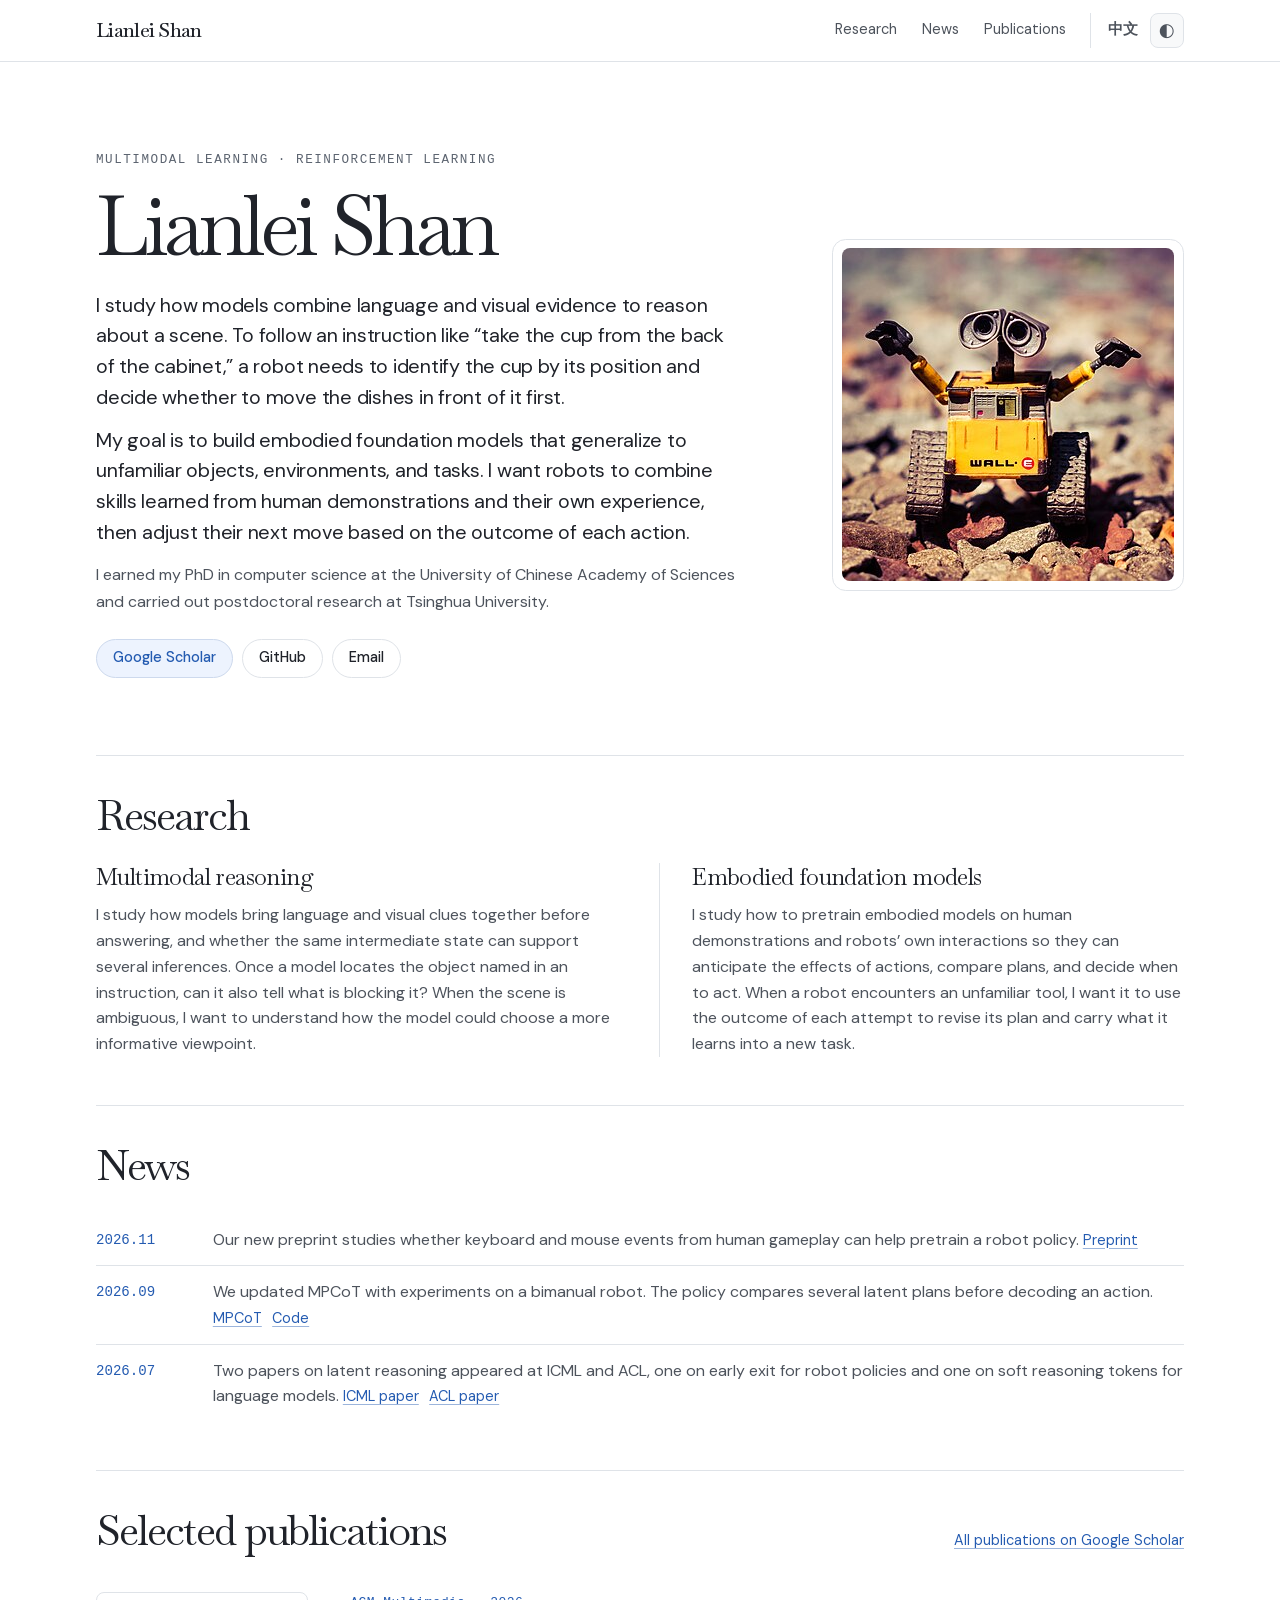
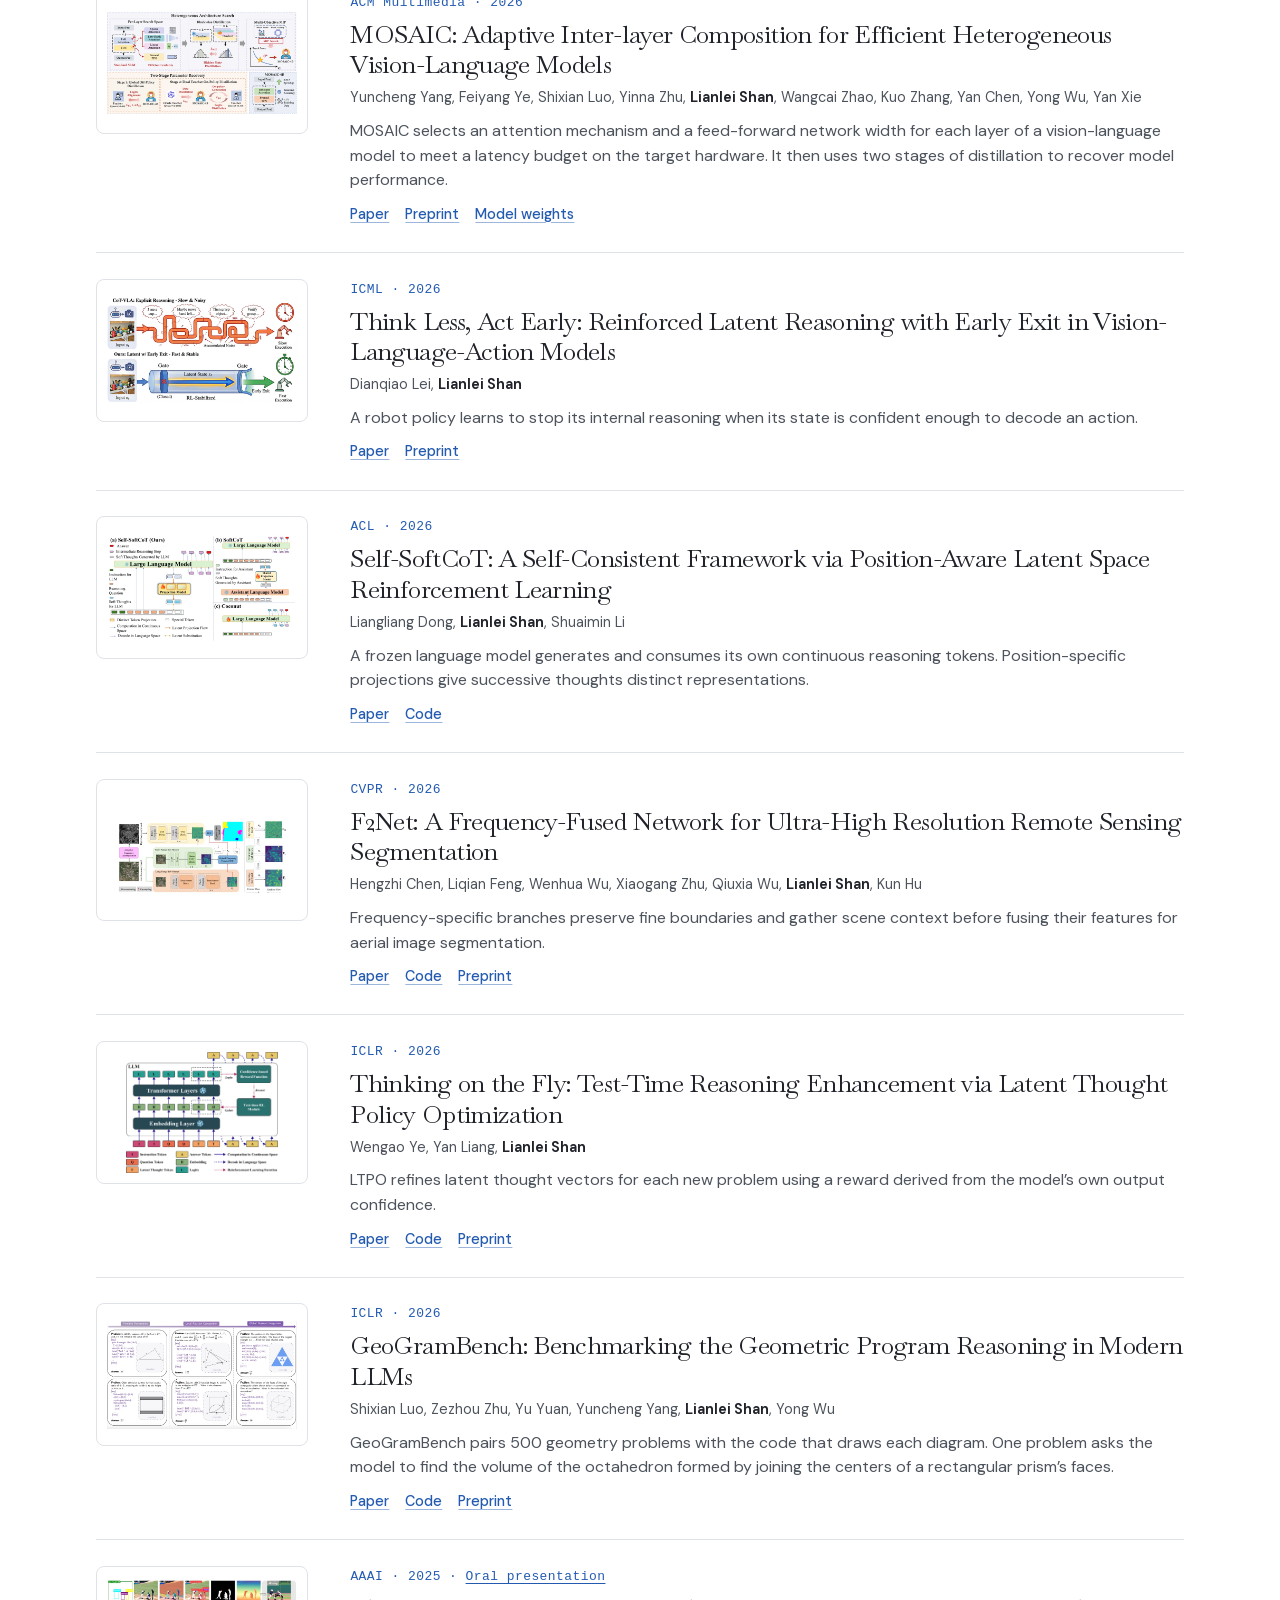
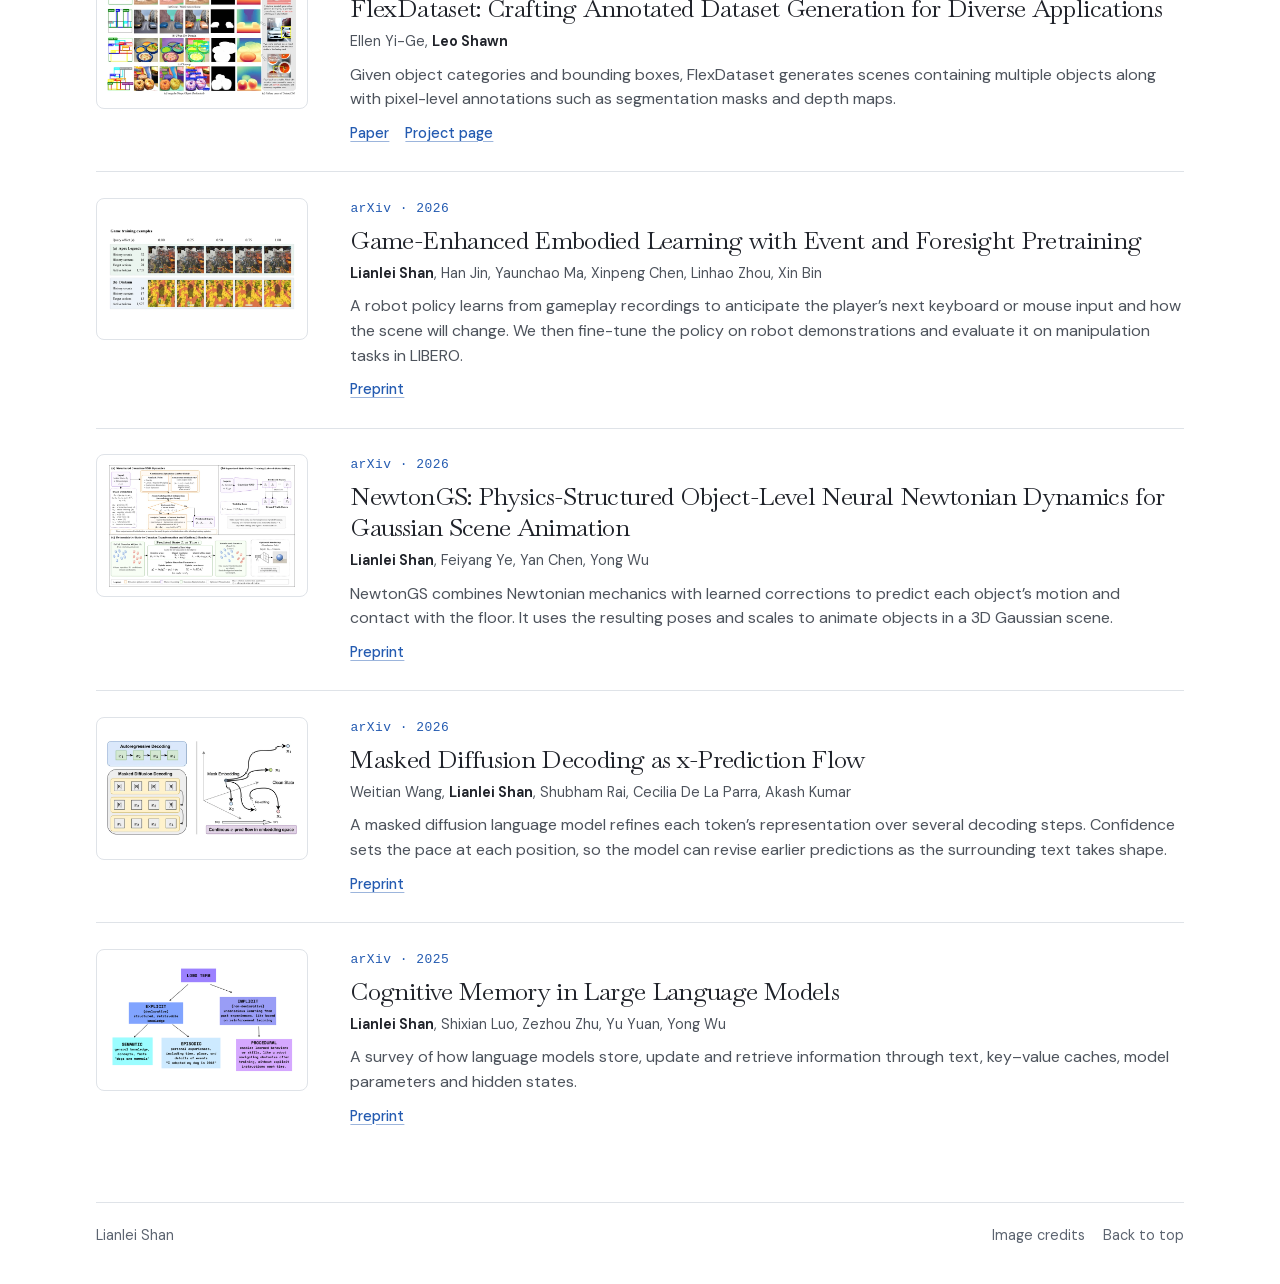
<file: docs/index.html>
<!doctype html>
<html lang="en">
<head>
  <meta charset="utf-8">
  <meta name="viewport" content="width=device-width, initial-scale=1">
  <meta name="color-scheme" content="light dark">
  <title>Lianlei Shan | Research</title>
  <meta name="description" content="Lianlei Shan’s research on multimodal reasoning and embodied foundation models, with news and selected publications.">
  <link rel="canonical" href="https://scout-ucas.github.io/">
  <link rel="alternate" hreflang="en" href="https://scout-ucas.github.io/">
  <link rel="alternate" hreflang="zh-CN" href="https://scout-ucas.github.io/zh/">
  <link rel="alternate" hreflang="x-default" href="https://scout-ucas.github.io/">
  <meta property="og:type" content="profile">
  <meta property="og:title" content="Lianlei Shan | Research">
  <meta property="og:description" content="Lianlei Shan’s research on multimodal reasoning and embodied foundation models, with news and selected publications.">
  <meta property="og:image" content="https://scout-ucas.github.io/assets/wall-e.jpg">
  <meta property="og:image:width" content="1920">
  <meta property="og:image:height" content="1280">
  <meta property="og:image:alt" content="WALL·E standing on rocks with both arms raised">
  <meta property="og:url" content="https://scout-ucas.github.io/">
  <link rel="icon" type="image/x-icon" sizes="16x16 32x32 48x48" href="favicon.ico?v=wall-e">
  <script src="theme.js"></script>
  <link rel="stylesheet" href="styles.css?v=f617a5264b93">
</head>
<body id="top">
  <a class="skip" href="#main">Skip to content</a>
  <header class="masthead">
    <div class="shell masthead-inner">
      <a class="wordmark" href="#top">Lianlei Shan</a>
      <nav aria-label="Main navigation"><a href="#research">Research</a><a href="#news">News</a><a href="#publications">Publications</a></nav>
      <div class="settings">
        <a class="language" href="zh/" lang="zh-CN" hreflang="zh-CN">中文</a>
        <button class="theme" type="button" hidden aria-label="Switch to dark theme" data-dark="Switch to dark theme" data-light="Switch to light theme">
          <span aria-hidden="true" class="theme-symbol">◐</span>
        </button>
      </div>
    </div>
  </header>
  <main id="main" class="shell">
    <section class="hero" aria-labelledby="profile-name">
      <div class="hero-copy">
        <header class="profile-heading">
          <p class="focus">Multimodal learning · Reinforcement learning</p>
          <h1 id="profile-name">Lianlei Shan</h1>
        </header>
        <p class="lead">I study how models combine language and visual evidence to reason about a scene. To follow an instruction like “take the cup from the back of the cabinet,” a robot needs to identify the cup by its position and decide whether to move the dishes in front of it first.</p>
        <p class="lead">My goal is to build embodied foundation models that generalize to unfamiliar objects, environments, and tasks. I want robots to combine skills learned from human demonstrations and their own experience, then adjust their next move based on the outcome of each action.</p>
        <p class="bio">I earned my PhD in computer science at the University of Chinese Academy of Sciences and carried out postdoctoral research at Tsinghua University.</p>
        <div class="profile-links">
          <a class="pill pill-primary" href="https://scholar.google.com/citations?user=V5YWfWgAAAAJ&amp;hl=en">Google Scholar</a>
          <a class="pill" href="https://github.com/Scout-UCAS">GitHub</a>
          <a class="pill" href="mailto:shanlianlei18@mails.ucas.edu.cn">Email</a>
        </div>
      </div>
      <a class="portrait-wrap" href="assets/wall-e.jpg" aria-label="Open the high-resolution WALL·E photograph">
        <img class="portrait" src="assets/wall-e.jpg"
             srcset="assets/profile.jpg?v=wall-e 500w, assets/wall-e.jpg 1920w"
             sizes="(max-width: 39rem) clamp(6.25rem, 30vw, 7rem), (max-width: 48rem) 13.5rem, clamp(17.75rem, 30vw, 22rem)"
             alt="WALL·E standing on rocks with both arms raised" width="352" height="352" fetchpriority="high">
      </a>
    </section>
    <section class="section" id="research" aria-labelledby="research-title">
      <header id="projects">
        <h2 id="research-title"><span id="projects-title">Research</span></h2>
      </header>
      <div class="research-grid">
      <article id="multimodal-reasoning" aria-labelledby="multimodal-reasoning-title">
        <h3 id="multimodal-reasoning-title">Multimodal reasoning</h3>
        <p>I study how models bring language and visual clues together before answering, and whether the same intermediate state can support several inferences. Once a model locates the object named in an instruction, can it also tell what is blocking it? When the scene is ambiguous, I want to understand how the model could choose a more informative viewpoint.</p>
      </article>
      <article id="embodied-pretraining" aria-labelledby="frontier-research">
        <h3 id="frontier-research">Embodied foundation models</h3>
        <p>I study how to pretrain embodied models on human demonstrations and robots’ own interactions so they can anticipate the effects of actions, compare plans, and decide when to act. When a robot encounters an unfamiliar tool, I want it to use the outcome of each attempt to revise its plan and carry what it learns into a new task.</p>
      </article></div>
    </section>
    <section class="section" id="news" aria-labelledby="news-title">
      <h2 id="news-title">News</h2>
      <ul class="news-list">
      <li><time datetime="2026-11">2026.11</time>
        <div>Our new preprint studies whether keyboard and mouse events from human gameplay can help pretrain a robot policy. <span class="news-links"><a href="https://arxiv.org/abs/2611.13819">Preprint</a></span></div></li>
      <li><time datetime="2026-09">2026.09</time>
        <div>We updated MPCoT with experiments on a bimanual robot. The policy compares several latent plans before decoding an action. <span class="news-links"><a href="https://arxiv.org/abs/2606.06245">MPCoT</a> <a href="https://github.com/Scout-UCAS/MPCoT">Code</a></span></div></li>
      <li><time datetime="2026-07">2026.07</time>
        <div>Two papers on latent reasoning appeared at ICML and ACL, one on early exit for robot policies and one on soft reasoning tokens for language models. <span class="news-links"><a href="https://proceedings.mlr.press/v306/lei26e.html">ICML paper</a> <a href="https://aclanthology.org/2026.acl-long.1496/">ACL paper</a></span></div></li></ul>
    </section>
    <section class="section" id="publications" aria-labelledby="papers-title">
      <div class="section-header">
        <h2 id="papers-title">Selected publications</h2>
        <a class="text-link" href="https://scholar.google.com/citations?user=V5YWfWgAAAAJ&amp;hl=en">All publications on Google Scholar</a>
      </div>
      <div class="papers">
      <article class="paper" id="mosaic">
        <a class="paper-figure" href="assets/papers/mosaic.webp" aria-label="View figure for MOSAIC: Adaptive Inter-layer Composition for Efficient Heterogeneous Vision-Language Models"><img src="assets/papers/mosaic.webp" alt="" loading="lazy"></a>
        <div class="paper-copy">
          <p class="venue">ACM Multimedia · 2026</p>
          <h3 lang="en"><a href="https://doi.org/10.1145/3767308.3835387">MOSAIC: Adaptive Inter-layer Composition for Efficient Heterogeneous Vision-Language Models</a></h3>
          <p class="authors" lang="en">Yuncheng Yang, Feiyang Ye, Shixian Luo, Yinna Zhu, <strong>Lianlei Shan</strong>, Wangcai Zhao, Kuo Zhang, Yan Chen, Yong Wu, Yan Xie</p>
          <p class="paper-summary">MOSAIC selects an attention mechanism and a feed-forward network width for each layer of a vision-language model to meet a latency budget on the target hardware. It then uses two stages of distillation to recover model performance.</p>
          <div class="resource-links"><a href="https://doi.org/10.1145/3767308.3835387">Paper</a><a href="https://arxiv.org/abs/2607.09029">Preprint</a><a href="https://huggingface.co/LiAuto-DSR/MOSAIC-4B">Model weights</a></div>
        </div>
      </article>
      <article class="paper" id="ava-vla">
        <a class="paper-figure" href="assets/papers/ava-vla.webp" aria-label="View figure for Think Less, Act Early: Reinforced Latent Reasoning with Early Exit in Vision-Language-Action Models"><img src="assets/papers/ava-vla.webp" alt="" loading="lazy"></a>
        <div class="paper-copy">
          <p class="venue">ICML · 2026</p>
          <h3 lang="en"><a href="https://proceedings.mlr.press/v306/lei26e.html">Think Less, Act Early: Reinforced Latent Reasoning with Early Exit in Vision-Language-Action Models</a></h3>
          <p class="authors" lang="en">Dianqiao Lei, <strong>Lianlei Shan</strong></p>
          <p class="paper-summary">A robot policy learns to stop its internal reasoning when its state is confident enough to decode an action.</p>
          <div class="resource-links"><a href="https://proceedings.mlr.press/v306/lei26e.html">Paper</a><a href="https://arxiv.org/abs/2606.15099">Preprint</a></div>
        </div>
      </article>
      <article class="paper" id="self-softcot">
        <a class="paper-figure" href="assets/papers/self-softcot.webp" aria-label="View figure for Self-SoftCoT: A Self-Consistent Framework via Position-Aware Latent Space Reinforcement Learning"><img src="assets/papers/self-softcot.webp" alt="" loading="lazy"></a>
        <div class="paper-copy">
          <p class="venue">ACL · 2026</p>
          <h3 lang="en"><a href="https://aclanthology.org/2026.acl-long.1496/">Self-SoftCoT: A Self-Consistent Framework via Position-Aware Latent Space Reinforcement Learning</a></h3>
          <p class="authors" lang="en">Liangliang Dong, <strong>Lianlei Shan</strong>, Shuaimin Li</p>
          <p class="paper-summary">A frozen language model generates and consumes its own continuous reasoning tokens. Position-specific projections give successive thoughts distinct representations.</p>
          <div class="resource-links"><a href="https://aclanthology.org/2026.acl-long.1496/">Paper</a><a href="https://github.com/haha34342/Self-SoftCoT-Code">Code</a></div>
        </div>
      </article>
      <article class="paper" id="f2net">
        <a class="paper-figure" href="assets/papers/f2net.webp" aria-label="View figure for F2Net: A Frequency-Fused Network for Ultra-High Resolution Remote Sensing Segmentation"><img src="assets/papers/f2net.webp" alt="" loading="lazy"></a>
        <div class="paper-copy">
          <p class="venue">CVPR · 2026</p>
          <h3 lang="en"><a href="https://openaccess.thecvf.com/content/CVPR2026/html/Chen_F2Net_A_Frequency-Fused_Network_for_Ultra-High_Resolution_Remote_Sensing_Segmentation_CVPR_2026_paper.html">F2Net: A Frequency-Fused Network for Ultra-High Resolution Remote Sensing Segmentation</a></h3>
          <p class="authors" lang="en">Hengzhi Chen, Liqian Feng, Wenhua Wu, Xiaogang Zhu, Qiuxia Wu, <strong>Lianlei Shan</strong>, Kun Hu</p>
          <p class="paper-summary">Frequency-specific branches preserve fine boundaries and gather scene context before fusing their features for aerial image segmentation.</p>
          <div class="resource-links"><a href="https://openaccess.thecvf.com/content/CVPR2026/html/Chen_F2Net_A_Frequency-Fused_Network_for_Ultra-High_Resolution_Remote_Sensing_Segmentation_CVPR_2026_paper.html">Paper</a><a href="https://github.com/easm002/F2Net">Code</a><a href="https://arxiv.org/abs/2506.07847">Preprint</a></div>
        </div>
      </article>
      <article class="paper" id="ltpo">
        <a class="paper-figure" href="assets/papers/ltpo.webp" aria-label="View figure for Thinking on the Fly: Test-Time Reasoning Enhancement via Latent Thought Policy Optimization"><img src="assets/papers/ltpo.webp" alt="" loading="lazy"></a>
        <div class="paper-copy">
          <p class="venue">ICLR · 2026</p>
          <h3 lang="en"><a href="https://openreview.net/forum?id=r1WEQzkCQv">Thinking on the Fly: Test-Time Reasoning Enhancement via Latent Thought Policy Optimization</a></h3>
          <p class="authors" lang="en">Wengao Ye, Yan Liang, <strong>Lianlei Shan</strong></p>
          <p class="paper-summary">LTPO refines latent thought vectors for each new problem using a reward derived from the model’s own output confidence.</p>
          <div class="resource-links"><a href="https://openreview.net/forum?id=r1WEQzkCQv">Paper</a><a href="https://github.com/ltpo2025/LTPO">Code</a><a href="https://arxiv.org/abs/2510.04182">Preprint</a></div>
        </div>
      </article>
      <article class="paper" id="geogrambench">
        <a class="paper-figure" href="assets/papers/geogrambench.webp" aria-label="View figure for GeoGramBench: Benchmarking the Geometric Program Reasoning in Modern LLMs"><img src="assets/papers/geogrambench.webp" alt="" loading="lazy"></a>
        <div class="paper-copy">
          <p class="venue">ICLR · 2026</p>
          <h3 lang="en"><a href="https://proceedings.iclr.cc/paper_files/paper/2026/hash/f030c22135eb94ede7043a39878e1842-Abstract-Conference.html">GeoGramBench: Benchmarking the Geometric Program Reasoning in Modern LLMs</a></h3>
          <p class="authors" lang="en">Shixian Luo, Zezhou Zhu, Yu Yuan, Yuncheng Yang, <strong>Lianlei Shan</strong>, Yong Wu</p>
          <p class="paper-summary">GeoGramBench pairs 500 geometry problems with the code that draws each diagram. One problem asks the model to find the volume of the octahedron formed by joining the centers of a rectangular prism’s faces.</p>
          <div class="resource-links"><a href="https://proceedings.iclr.cc/paper_files/paper/2026/hash/f030c22135eb94ede7043a39878e1842-Abstract-Conference.html">Paper</a><a href="https://github.com/LiAuto-DSR/GeoGramBench">Code</a><a href="https://arxiv.org/abs/2505.17653">Preprint</a></div>
        </div>
      </article>
      <article class="paper" id="flexdataset">
        <a class="paper-figure" href="assets/papers/flexdataset.webp" aria-label="View figure for FlexDataset: Crafting Annotated Dataset Generation for Diverse Applications"><img src="assets/papers/flexdataset.webp" alt="" loading="lazy"></a>
        <div class="paper-copy">
          <p class="venue">AAAI · 2025 · <a href="https://aaai.org/wp-content/uploads/2025/02/AAAI-25-Main-Track-Oral-Talks-Schedule-2.22.pdf#page=13">Oral presentation</a></p>
          <h3 lang="en"><a href="https://doi.org/10.1609/aaai.v39i9.33027">FlexDataset: Crafting Annotated Dataset Generation for Diverse Applications</a></h3>
          <p class="authors" lang="en">Ellen Yi-Ge, <strong>Leo Shawn</strong></p>
          <p class="paper-summary">Given object categories and bounding boxes, FlexDataset generates scenes containing multiple objects along with pixel-level annotations such as segmentation masks and depth maps.</p>
          <div class="resource-links"><a href="https://doi.org/10.1609/aaai.v39i9.33027">Paper</a><a href="https://www.ellenyige.com/FlexDataset/">Project page</a></div>
        </div>
      </article>
      <article class="paper" id="game-pretraining">
        <a class="paper-figure" href="assets/papers/game-pretraining.webp" aria-label="View figure for Game-Enhanced Embodied Learning with Event and Foresight Pretraining"><img src="assets/papers/game-pretraining.webp" alt="" loading="lazy"></a>
        <div class="paper-copy">
          <p class="venue">arXiv · 2026</p>
          <h3 lang="en"><a href="https://arxiv.org/abs/2611.13819">Game-Enhanced Embodied Learning with Event and Foresight Pretraining</a></h3>
          <p class="authors" lang="en"><strong>Lianlei Shan</strong>, Han Jin, Yaunchao Ma, Xinpeng Chen, Linhao Zhou, Xin Bin</p>
          <p class="paper-summary">A robot policy learns from gameplay recordings to anticipate the player’s next keyboard or mouse input and how the scene will change. We then fine-tune the policy on robot demonstrations and evaluate it on manipulation tasks in LIBERO.</p>
          <div class="resource-links"><a href="https://arxiv.org/abs/2611.13819">Preprint</a></div>
        </div>
      </article>
      <article class="paper" id="newtongs">
        <a class="paper-figure" href="assets/papers/newtongs.webp" aria-label="View figure for NewtonGS: Physics-Structured Object-Level Neural Newtonian Dynamics for Gaussian Scene Animation"><img src="assets/papers/newtongs.webp" alt="" loading="lazy"></a>
        <div class="paper-copy">
          <p class="venue">arXiv · 2026</p>
          <h3 lang="en"><a href="https://arxiv.org/abs/2608.07598">NewtonGS: Physics-Structured Object-Level Neural Newtonian Dynamics for Gaussian Scene Animation</a></h3>
          <p class="authors" lang="en"><strong>Lianlei Shan</strong>, Feiyang Ye, Yan Chen, Yong Wu</p>
          <p class="paper-summary">NewtonGS combines Newtonian mechanics with learned corrections to predict each object’s motion and contact with the floor. It uses the resulting poses and scales to animate objects in a 3D Gaussian scene.</p>
          <div class="resource-links"><a href="https://arxiv.org/abs/2608.07598">Preprint</a></div>
        </div>
      </article>
      <article class="paper" id="masked-diffusion">
        <a class="paper-figure" href="assets/papers/masked-diffusion.webp" aria-label="View figure for Masked Diffusion Decoding as x-Prediction Flow"><img src="assets/papers/masked-diffusion.webp" alt="" loading="lazy"></a>
        <div class="paper-copy">
          <p class="venue">arXiv · 2026</p>
          <h3 lang="en"><a href="https://arxiv.org/abs/2606.29066v1">Masked Diffusion Decoding as x-Prediction Flow</a></h3>
          <p class="authors" lang="en">Weitian Wang, <strong>Lianlei Shan</strong>, Shubham Rai, Cecilia De La Parra, Akash Kumar</p>
          <p class="paper-summary">A masked diffusion language model refines each token’s representation over several decoding steps. Confidence sets the pace at each position, so the model can revise earlier predictions as the surrounding text takes shape.</p>
          <div class="resource-links"><a href="https://arxiv.org/abs/2606.29066v1">Preprint</a></div>
        </div>
      </article>
      <article class="paper" id="memory">
        <a class="paper-figure" href="assets/papers/memory.webp" aria-label="View figure for Cognitive Memory in Large Language Models"><img src="assets/papers/memory.webp" alt="" loading="lazy"></a>
        <div class="paper-copy">
          <p class="venue">arXiv · 2025</p>
          <h3 lang="en"><a href="https://arxiv.org/abs/2504.02441">Cognitive Memory in Large Language Models</a></h3>
          <p class="authors" lang="en"><strong>Lianlei Shan</strong>, Shixian Luo, Zezhou Zhu, Yu Yuan, Yong Wu</p>
          <p class="paper-summary">A survey of how language models store, update and retrieve information through text, key–value caches, model parameters and hidden states.</p>
          <div class="resource-links"><a href="https://arxiv.org/abs/2504.02441">Preprint</a></div>
        </div>
      </article></div>
    </section>
  </main>
  <footer class="shell footer">
    <span>Lianlei Shan</span>
    <div><a href="https://github.com/Scout-UCAS/scout-ucas.github.io/blob/main/docs/assets/papers/FIGURES.md">Image credits</a><a href="#top">Back to top</a></div>
  </footer>
</body>
</html>
</file>
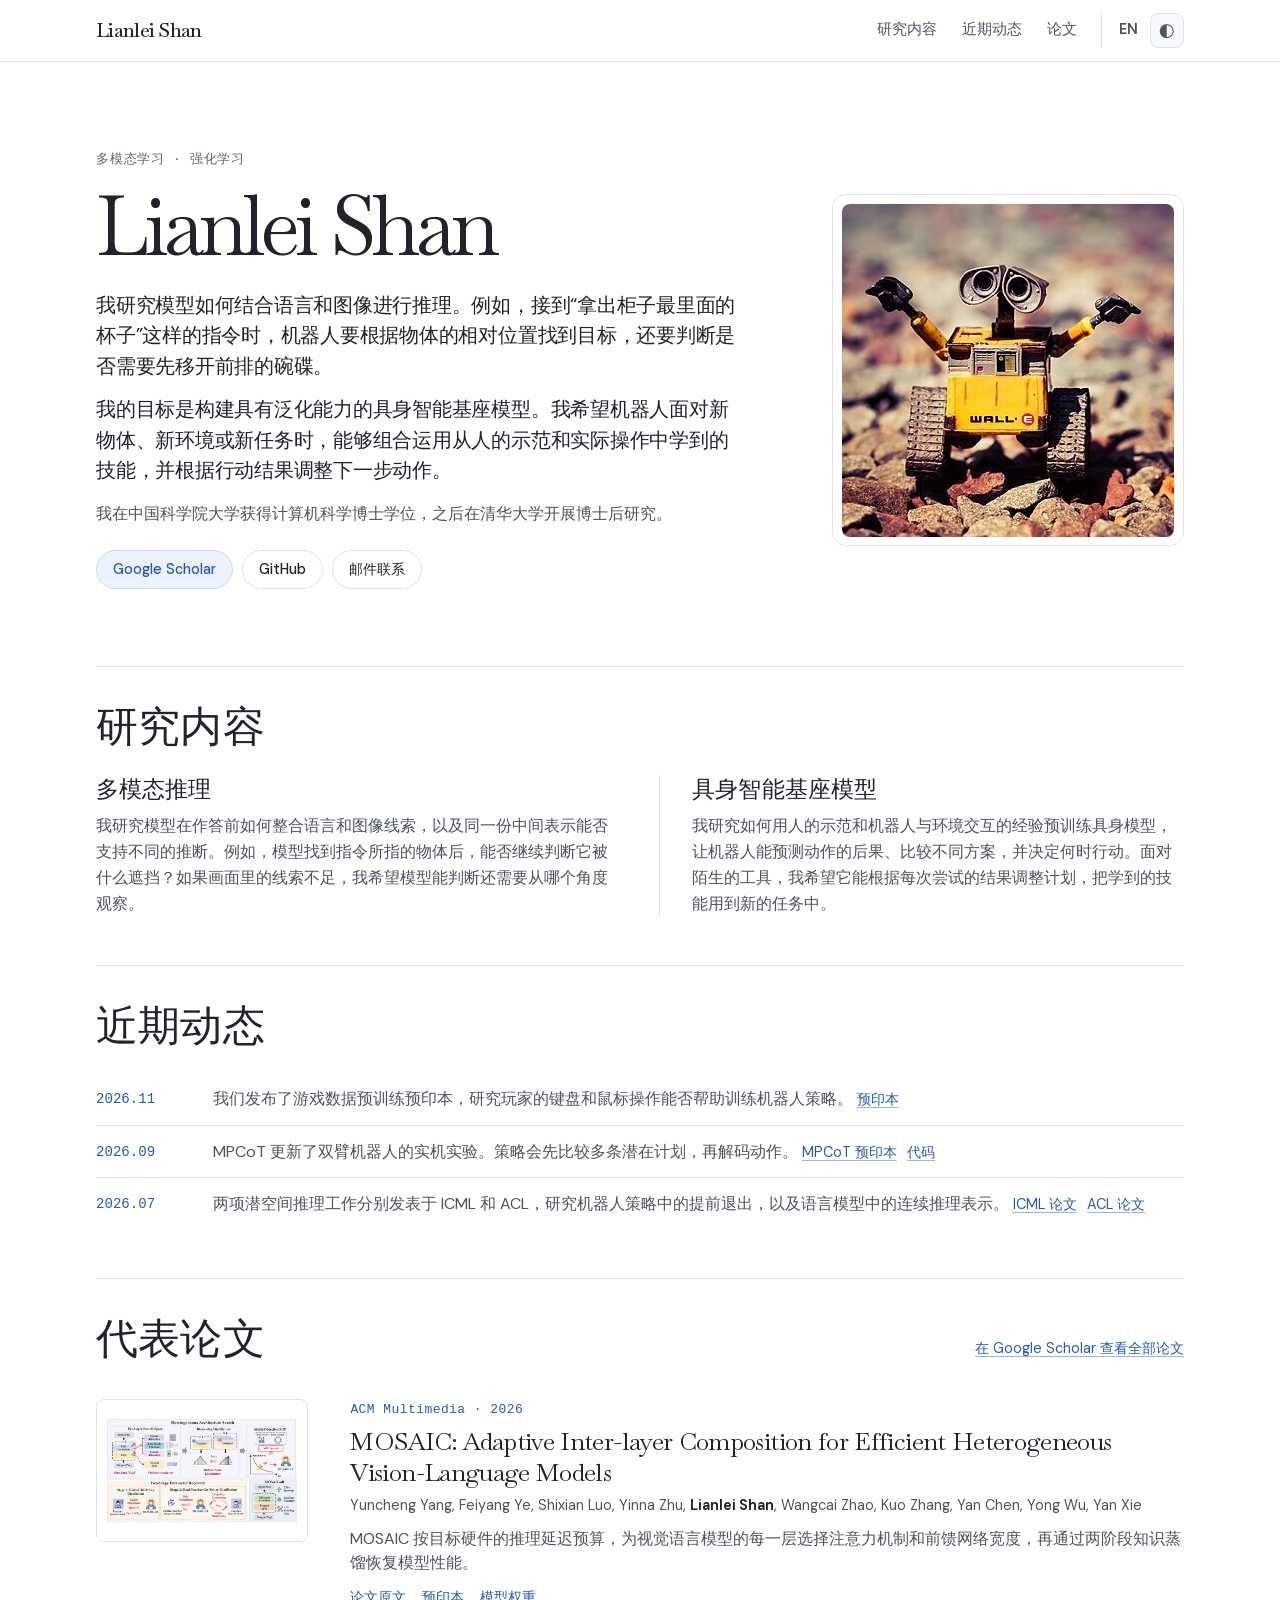
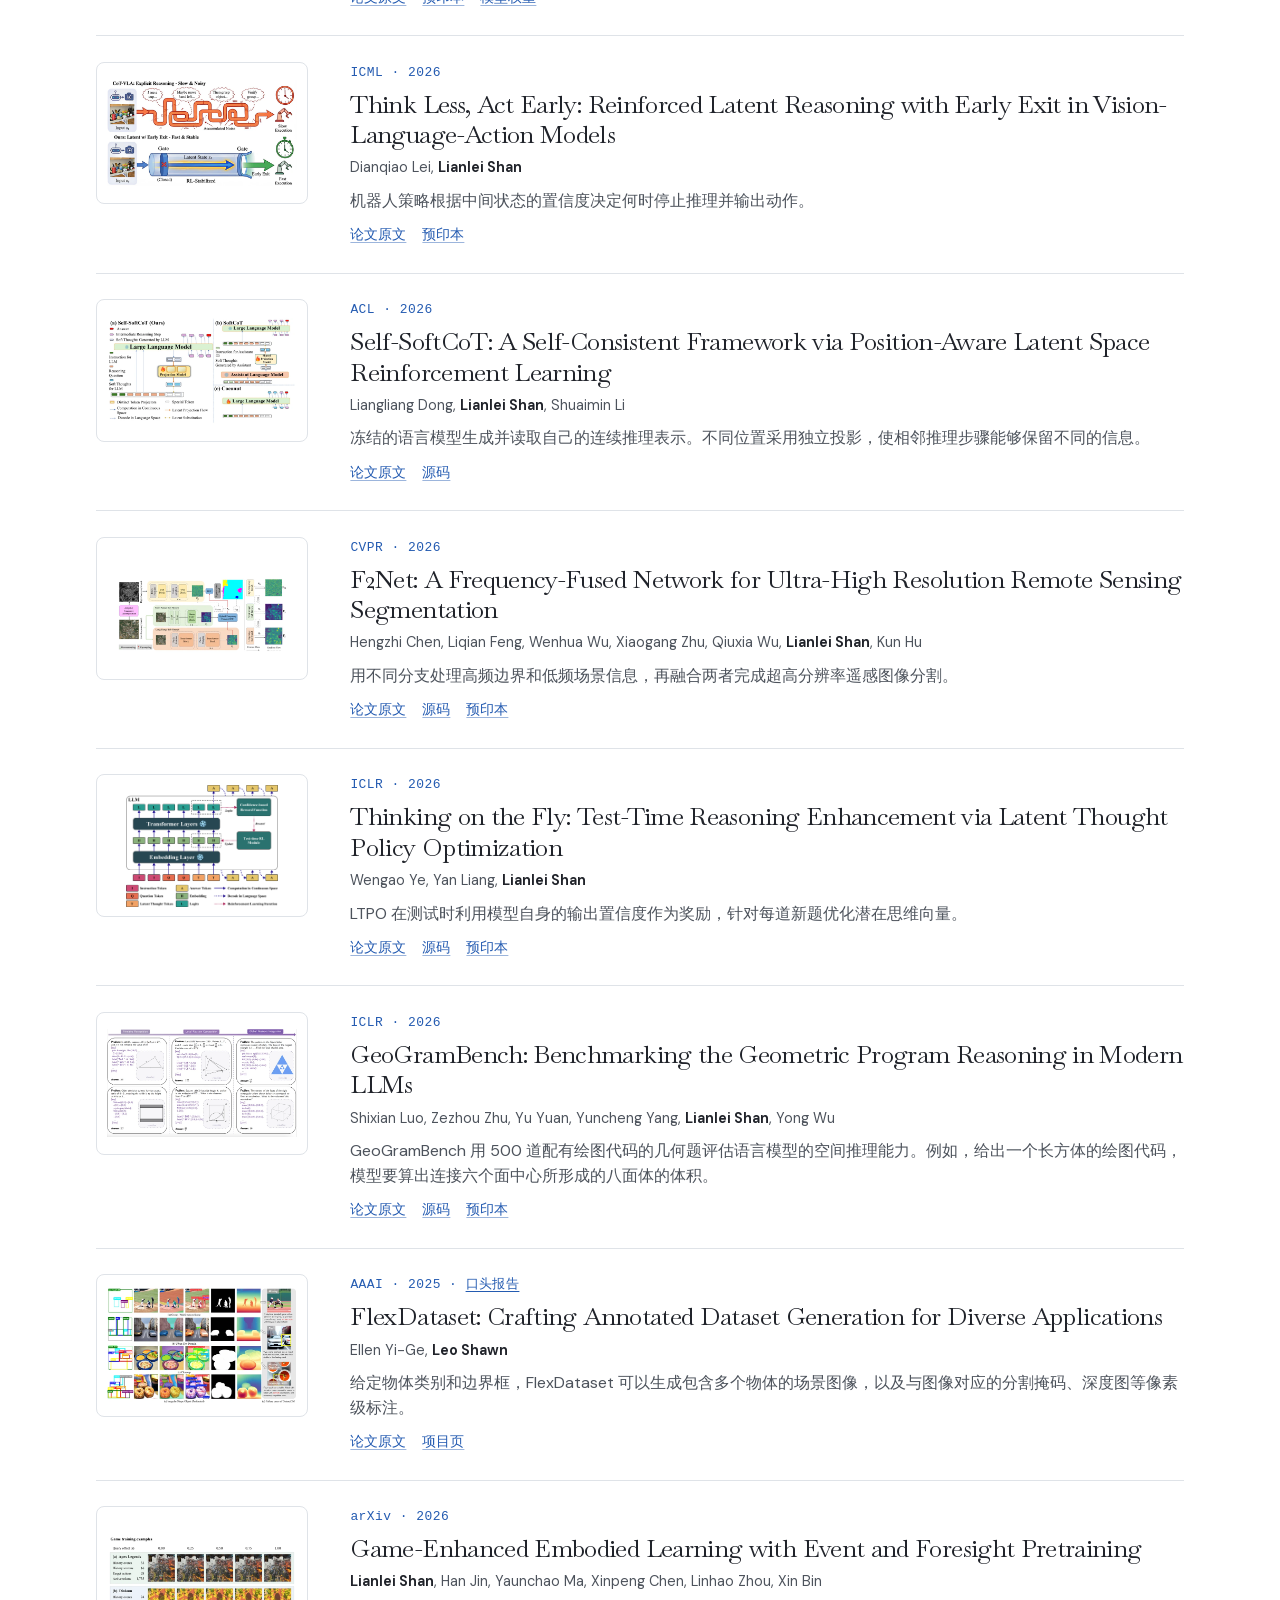
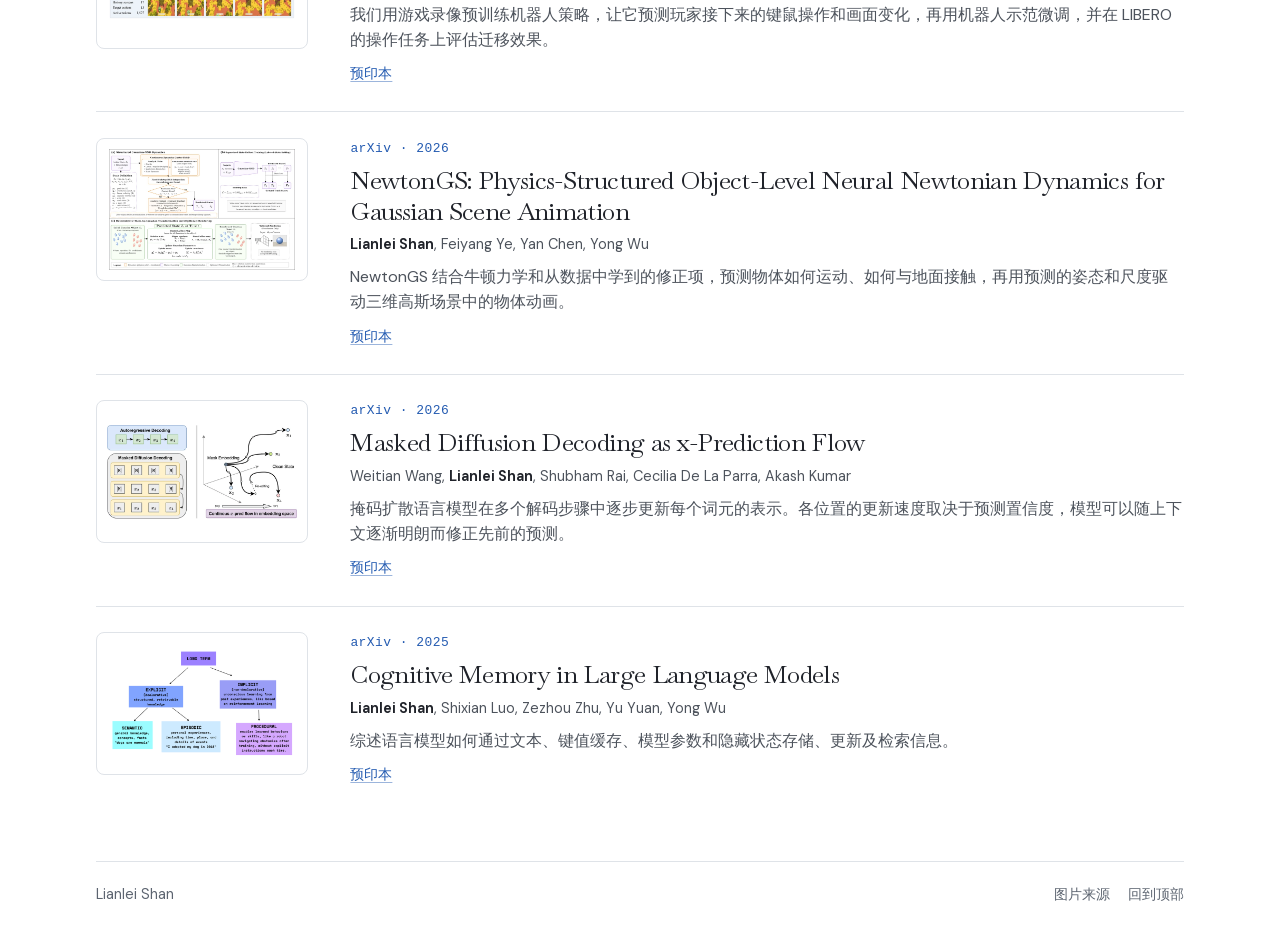
<file: docs/zh/index.html>
<!doctype html>
<html lang="zh-CN">
<head>
  <meta charset="utf-8">
  <meta name="viewport" content="width=device-width, initial-scale=1">
  <meta name="color-scheme" content="light dark">
  <title>Lianlei Shan | 学术主页</title>
  <meta name="description" content="Lianlei Shan 的学术主页，介绍多模态推理与具身智能基座模型研究，收录近期动态和代表论文。">
  <link rel="canonical" href="https://scout-ucas.github.io/zh/">
  <link rel="alternate" hreflang="en" href="https://scout-ucas.github.io/">
  <link rel="alternate" hreflang="zh-CN" href="https://scout-ucas.github.io/zh/">
  <link rel="alternate" hreflang="x-default" href="https://scout-ucas.github.io/">
  <meta property="og:type" content="profile">
  <meta property="og:title" content="Lianlei Shan | 学术主页">
  <meta property="og:description" content="Lianlei Shan 的学术主页，介绍多模态推理与具身智能基座模型研究，收录近期动态和代表论文。">
  <meta property="og:image" content="https://scout-ucas.github.io/assets/wall-e.jpg">
  <meta property="og:image:width" content="1920">
  <meta property="og:image:height" content="1280">
  <meta property="og:image:alt" content="瓦力站在碎石上，举起双臂">
  <meta property="og:url" content="https://scout-ucas.github.io/zh/">
  <link rel="icon" type="image/x-icon" sizes="16x16 32x32 48x48" href="../favicon.ico?v=wall-e">
  <script src="../theme.js"></script>
  <link rel="stylesheet" href="../styles.css?v=f617a5264b93">
</head>
<body id="top">
  <a class="skip" href="#main">跳到正文</a>
  <header class="masthead">
    <div class="shell masthead-inner">
      <a class="wordmark" href="#top">Lianlei Shan</a>
      <nav aria-label="主导航"><a href="#research">研究内容</a><a href="#news">近期动态</a><a href="#publications">论文</a></nav>
      <div class="settings">
        <a class="language" href="../" lang="en" hreflang="en">EN</a>
        <button class="theme" type="button" hidden aria-label="切换为深色主题" data-dark="切换为深色主题" data-light="切换为浅色主题">
          <span aria-hidden="true" class="theme-symbol">◐</span>
        </button>
      </div>
    </div>
  </header>
  <main id="main" class="shell">
    <section class="hero" aria-labelledby="profile-name">
      <div class="hero-copy">
        <header class="profile-heading">
          <p class="focus">多模态学习 · 强化学习</p>
          <h1 id="profile-name">Lianlei Shan</h1>
        </header>
        <p class="lead">我研究模型如何结合语言和图像进行推理。例如，接到“拿出柜子最里面的杯子”这样的指令时，机器人要根据物体的相对位置找到目标，还要判断是否需要先移开前排的碗碟。</p>
        <p class="lead">我的目标是构建具有泛化能力的具身智能基座模型。我希望机器人面对新物体、新环境或新任务时，能够组合运用从人的示范和实际操作中学到的技能，并根据行动结果调整下一步动作。</p>
        <p class="bio">我在中国科学院大学获得计算机科学博士学位，之后在清华大学开展博士后研究。</p>
        <div class="profile-links">
          <a class="pill pill-primary" href="https://scholar.google.com/citations?user=V5YWfWgAAAAJ&amp;hl=zh-CN">Google Scholar</a>
          <a class="pill" href="https://github.com/Scout-UCAS">GitHub</a>
          <a class="pill" href="mailto:shanlianlei18@mails.ucas.edu.cn">邮件联系</a>
        </div>
      </div>
      <a class="portrait-wrap" href="../assets/wall-e.jpg" aria-label="查看瓦力的高清照片">
        <img class="portrait" src="../assets/wall-e.jpg"
             srcset="../assets/profile.jpg?v=wall-e 500w, ../assets/wall-e.jpg 1920w"
             sizes="(max-width: 39rem) clamp(6.25rem, 30vw, 7rem), (max-width: 48rem) 13.5rem, clamp(17.75rem, 30vw, 22rem)"
             alt="瓦力站在碎石上，举起双臂" width="352" height="352" fetchpriority="high">
      </a>
    </section>
    <section class="section" id="research" aria-labelledby="research-title">
      <header id="projects">
        <h2 id="research-title"><span id="projects-title">研究内容</span></h2>
      </header>
      <div class="research-grid">
      <article id="multimodal-reasoning" aria-labelledby="multimodal-reasoning-title">
        <h3 id="multimodal-reasoning-title">多模态推理</h3>
        <p>我研究模型在作答前如何整合语言和图像线索，以及同一份中间表示能否支持不同的推断。例如，模型找到指令所指的物体后，能否继续判断它被什么遮挡？如果画面里的线索不足，我希望模型能判断还需要从哪个角度观察。</p>
      </article>
      <article id="embodied-pretraining" aria-labelledby="frontier-research">
        <h3 id="frontier-research">具身智能基座模型</h3>
        <p>我研究如何用人的示范和机器人与环境交互的经验预训练具身模型，让机器人能预测动作的后果、比较不同方案，并决定何时行动。面对陌生的工具，我希望它能根据每次尝试的结果调整计划，把学到的技能用到新的任务中。</p>
      </article></div>
    </section>
    <section class="section" id="news" aria-labelledby="news-title">
      <h2 id="news-title">近期动态</h2>
      <ul class="news-list">
      <li><time datetime="2026-11">2026.11</time>
        <div>我们发布了游戏数据预训练预印本，研究玩家的键盘和鼠标操作能否帮助训练机器人策略。 <span class="news-links"><a href="https://arxiv.org/abs/2611.13819">预印本</a></span></div></li>
      <li><time datetime="2026-09">2026.09</time>
        <div>MPCoT 更新了双臂机器人的实机实验。策略会先比较多条潜在计划，再解码动作。 <span class="news-links"><a href="https://arxiv.org/abs/2606.06245">MPCoT 预印本</a> <a href="https://github.com/Scout-UCAS/MPCoT">代码</a></span></div></li>
      <li><time datetime="2026-07">2026.07</time>
        <div>两项潜空间推理工作分别发表于 ICML 和 ACL，研究机器人策略中的提前退出，以及语言模型中的连续推理表示。 <span class="news-links"><a href="https://proceedings.mlr.press/v306/lei26e.html">ICML 论文</a> <a href="https://aclanthology.org/2026.acl-long.1496/">ACL 论文</a></span></div></li></ul>
    </section>
    <section class="section" id="publications" aria-labelledby="papers-title">
      <div class="section-header">
        <h2 id="papers-title">代表论文</h2>
        <a class="text-link" href="https://scholar.google.com/citations?user=V5YWfWgAAAAJ&amp;hl=zh-CN">在 Google Scholar 查看全部论文</a>
      </div>
      <div class="papers">
      <article class="paper" id="mosaic">
        <a class="paper-figure" href="../assets/papers/mosaic.webp" aria-label="查看论文配图 MOSAIC: Adaptive Inter-layer Composition for Efficient Heterogeneous Vision-Language Models"><img src="../assets/papers/mosaic.webp" alt="" loading="lazy"></a>
        <div class="paper-copy">
          <p class="venue">ACM Multimedia · 2026</p>
          <h3 lang="en"><a href="https://doi.org/10.1145/3767308.3835387">MOSAIC: Adaptive Inter-layer Composition for Efficient Heterogeneous Vision-Language Models</a></h3>
          <p class="authors" lang="en">Yuncheng Yang, Feiyang Ye, Shixian Luo, Yinna Zhu, <strong>Lianlei Shan</strong>, Wangcai Zhao, Kuo Zhang, Yan Chen, Yong Wu, Yan Xie</p>
          <p class="paper-summary">MOSAIC 按目标硬件的推理延迟预算，为视觉语言模型的每一层选择注意力机制和前馈网络宽度，再通过两阶段知识蒸馏恢复模型性能。</p>
          <div class="resource-links"><a href="https://doi.org/10.1145/3767308.3835387">论文原文</a><a href="https://arxiv.org/abs/2607.09029">预印本</a><a href="https://huggingface.co/LiAuto-DSR/MOSAIC-4B">模型权重</a></div>
        </div>
      </article>
      <article class="paper" id="ava-vla">
        <a class="paper-figure" href="../assets/papers/ava-vla.webp" aria-label="查看论文配图 Think Less, Act Early: Reinforced Latent Reasoning with Early Exit in Vision-Language-Action Models"><img src="../assets/papers/ava-vla.webp" alt="" loading="lazy"></a>
        <div class="paper-copy">
          <p class="venue">ICML · 2026</p>
          <h3 lang="en"><a href="https://proceedings.mlr.press/v306/lei26e.html">Think Less, Act Early: Reinforced Latent Reasoning with Early Exit in Vision-Language-Action Models</a></h3>
          <p class="authors" lang="en">Dianqiao Lei, <strong>Lianlei Shan</strong></p>
          <p class="paper-summary">机器人策略根据中间状态的置信度决定何时停止推理并输出动作。</p>
          <div class="resource-links"><a href="https://proceedings.mlr.press/v306/lei26e.html">论文原文</a><a href="https://arxiv.org/abs/2606.15099">预印本</a></div>
        </div>
      </article>
      <article class="paper" id="self-softcot">
        <a class="paper-figure" href="../assets/papers/self-softcot.webp" aria-label="查看论文配图 Self-SoftCoT: A Self-Consistent Framework via Position-Aware Latent Space Reinforcement Learning"><img src="../assets/papers/self-softcot.webp" alt="" loading="lazy"></a>
        <div class="paper-copy">
          <p class="venue">ACL · 2026</p>
          <h3 lang="en"><a href="https://aclanthology.org/2026.acl-long.1496/">Self-SoftCoT: A Self-Consistent Framework via Position-Aware Latent Space Reinforcement Learning</a></h3>
          <p class="authors" lang="en">Liangliang Dong, <strong>Lianlei Shan</strong>, Shuaimin Li</p>
          <p class="paper-summary">冻结的语言模型生成并读取自己的连续推理表示。不同位置采用独立投影，使相邻推理步骤能够保留不同的信息。</p>
          <div class="resource-links"><a href="https://aclanthology.org/2026.acl-long.1496/">论文原文</a><a href="https://github.com/haha34342/Self-SoftCoT-Code">源码</a></div>
        </div>
      </article>
      <article class="paper" id="f2net">
        <a class="paper-figure" href="../assets/papers/f2net.webp" aria-label="查看论文配图 F2Net: A Frequency-Fused Network for Ultra-High Resolution Remote Sensing Segmentation"><img src="../assets/papers/f2net.webp" alt="" loading="lazy"></a>
        <div class="paper-copy">
          <p class="venue">CVPR · 2026</p>
          <h3 lang="en"><a href="https://openaccess.thecvf.com/content/CVPR2026/html/Chen_F2Net_A_Frequency-Fused_Network_for_Ultra-High_Resolution_Remote_Sensing_Segmentation_CVPR_2026_paper.html">F2Net: A Frequency-Fused Network for Ultra-High Resolution Remote Sensing Segmentation</a></h3>
          <p class="authors" lang="en">Hengzhi Chen, Liqian Feng, Wenhua Wu, Xiaogang Zhu, Qiuxia Wu, <strong>Lianlei Shan</strong>, Kun Hu</p>
          <p class="paper-summary">用不同分支处理高频边界和低频场景信息，再融合两者完成超高分辨率遥感图像分割。</p>
          <div class="resource-links"><a href="https://openaccess.thecvf.com/content/CVPR2026/html/Chen_F2Net_A_Frequency-Fused_Network_for_Ultra-High_Resolution_Remote_Sensing_Segmentation_CVPR_2026_paper.html">论文原文</a><a href="https://github.com/easm002/F2Net">源码</a><a href="https://arxiv.org/abs/2506.07847">预印本</a></div>
        </div>
      </article>
      <article class="paper" id="ltpo">
        <a class="paper-figure" href="../assets/papers/ltpo.webp" aria-label="查看论文配图 Thinking on the Fly: Test-Time Reasoning Enhancement via Latent Thought Policy Optimization"><img src="../assets/papers/ltpo.webp" alt="" loading="lazy"></a>
        <div class="paper-copy">
          <p class="venue">ICLR · 2026</p>
          <h3 lang="en"><a href="https://openreview.net/forum?id=r1WEQzkCQv">Thinking on the Fly: Test-Time Reasoning Enhancement via Latent Thought Policy Optimization</a></h3>
          <p class="authors" lang="en">Wengao Ye, Yan Liang, <strong>Lianlei Shan</strong></p>
          <p class="paper-summary">LTPO 在测试时利用模型自身的输出置信度作为奖励，针对每道新题优化潜在思维向量。</p>
          <div class="resource-links"><a href="https://openreview.net/forum?id=r1WEQzkCQv">论文原文</a><a href="https://github.com/ltpo2025/LTPO">源码</a><a href="https://arxiv.org/abs/2510.04182">预印本</a></div>
        </div>
      </article>
      <article class="paper" id="geogrambench">
        <a class="paper-figure" href="../assets/papers/geogrambench.webp" aria-label="查看论文配图 GeoGramBench: Benchmarking the Geometric Program Reasoning in Modern LLMs"><img src="../assets/papers/geogrambench.webp" alt="" loading="lazy"></a>
        <div class="paper-copy">
          <p class="venue">ICLR · 2026</p>
          <h3 lang="en"><a href="https://proceedings.iclr.cc/paper_files/paper/2026/hash/f030c22135eb94ede7043a39878e1842-Abstract-Conference.html">GeoGramBench: Benchmarking the Geometric Program Reasoning in Modern LLMs</a></h3>
          <p class="authors" lang="en">Shixian Luo, Zezhou Zhu, Yu Yuan, Yuncheng Yang, <strong>Lianlei Shan</strong>, Yong Wu</p>
          <p class="paper-summary">GeoGramBench 用 500 道配有绘图代码的几何题评估语言模型的空间推理能力。例如，给出一个长方体的绘图代码，模型要算出连接六个面中心所形成的八面体的体积。</p>
          <div class="resource-links"><a href="https://proceedings.iclr.cc/paper_files/paper/2026/hash/f030c22135eb94ede7043a39878e1842-Abstract-Conference.html">论文原文</a><a href="https://github.com/LiAuto-DSR/GeoGramBench">源码</a><a href="https://arxiv.org/abs/2505.17653">预印本</a></div>
        </div>
      </article>
      <article class="paper" id="flexdataset">
        <a class="paper-figure" href="../assets/papers/flexdataset.webp" aria-label="查看论文配图 FlexDataset: Crafting Annotated Dataset Generation for Diverse Applications"><img src="../assets/papers/flexdataset.webp" alt="" loading="lazy"></a>
        <div class="paper-copy">
          <p class="venue">AAAI · 2025 · <a href="https://aaai.org/wp-content/uploads/2025/02/AAAI-25-Main-Track-Oral-Talks-Schedule-2.22.pdf#page=13">口头报告</a></p>
          <h3 lang="en"><a href="https://doi.org/10.1609/aaai.v39i9.33027">FlexDataset: Crafting Annotated Dataset Generation for Diverse Applications</a></h3>
          <p class="authors" lang="en">Ellen Yi-Ge, <strong>Leo Shawn</strong></p>
          <p class="paper-summary">给定物体类别和边界框，FlexDataset 可以生成包含多个物体的场景图像，以及与图像对应的分割掩码、深度图等像素级标注。</p>
          <div class="resource-links"><a href="https://doi.org/10.1609/aaai.v39i9.33027">论文原文</a><a href="https://www.ellenyige.com/FlexDataset/">项目页</a></div>
        </div>
      </article>
      <article class="paper" id="game-pretraining">
        <a class="paper-figure" href="../assets/papers/game-pretraining.webp" aria-label="查看论文配图 Game-Enhanced Embodied Learning with Event and Foresight Pretraining"><img src="../assets/papers/game-pretraining.webp" alt="" loading="lazy"></a>
        <div class="paper-copy">
          <p class="venue">arXiv · 2026</p>
          <h3 lang="en"><a href="https://arxiv.org/abs/2611.13819">Game-Enhanced Embodied Learning with Event and Foresight Pretraining</a></h3>
          <p class="authors" lang="en"><strong>Lianlei Shan</strong>, Han Jin, Yaunchao Ma, Xinpeng Chen, Linhao Zhou, Xin Bin</p>
          <p class="paper-summary">我们用游戏录像预训练机器人策略，让它预测玩家接下来的键鼠操作和画面变化，再用机器人示范微调，并在 LIBERO 的操作任务上评估迁移效果。</p>
          <div class="resource-links"><a href="https://arxiv.org/abs/2611.13819">预印本</a></div>
        </div>
      </article>
      <article class="paper" id="newtongs">
        <a class="paper-figure" href="../assets/papers/newtongs.webp" aria-label="查看论文配图 NewtonGS: Physics-Structured Object-Level Neural Newtonian Dynamics for Gaussian Scene Animation"><img src="../assets/papers/newtongs.webp" alt="" loading="lazy"></a>
        <div class="paper-copy">
          <p class="venue">arXiv · 2026</p>
          <h3 lang="en"><a href="https://arxiv.org/abs/2608.07598">NewtonGS: Physics-Structured Object-Level Neural Newtonian Dynamics for Gaussian Scene Animation</a></h3>
          <p class="authors" lang="en"><strong>Lianlei Shan</strong>, Feiyang Ye, Yan Chen, Yong Wu</p>
          <p class="paper-summary">NewtonGS 结合牛顿力学和从数据中学到的修正项，预测物体如何运动、如何与地面接触，再用预测的姿态和尺度驱动三维高斯场景中的物体动画。</p>
          <div class="resource-links"><a href="https://arxiv.org/abs/2608.07598">预印本</a></div>
        </div>
      </article>
      <article class="paper" id="masked-diffusion">
        <a class="paper-figure" href="../assets/papers/masked-diffusion.webp" aria-label="查看论文配图 Masked Diffusion Decoding as x-Prediction Flow"><img src="../assets/papers/masked-diffusion.webp" alt="" loading="lazy"></a>
        <div class="paper-copy">
          <p class="venue">arXiv · 2026</p>
          <h3 lang="en"><a href="https://arxiv.org/abs/2606.29066v1">Masked Diffusion Decoding as x-Prediction Flow</a></h3>
          <p class="authors" lang="en">Weitian Wang, <strong>Lianlei Shan</strong>, Shubham Rai, Cecilia De La Parra, Akash Kumar</p>
          <p class="paper-summary">掩码扩散语言模型在多个解码步骤中逐步更新每个词元的表示。各位置的更新速度取决于预测置信度，模型可以随上下文逐渐明朗而修正先前的预测。</p>
          <div class="resource-links"><a href="https://arxiv.org/abs/2606.29066v1">预印本</a></div>
        </div>
      </article>
      <article class="paper" id="memory">
        <a class="paper-figure" href="../assets/papers/memory.webp" aria-label="查看论文配图 Cognitive Memory in Large Language Models"><img src="../assets/papers/memory.webp" alt="" loading="lazy"></a>
        <div class="paper-copy">
          <p class="venue">arXiv · 2025</p>
          <h3 lang="en"><a href="https://arxiv.org/abs/2504.02441">Cognitive Memory in Large Language Models</a></h3>
          <p class="authors" lang="en"><strong>Lianlei Shan</strong>, Shixian Luo, Zezhou Zhu, Yu Yuan, Yong Wu</p>
          <p class="paper-summary">综述语言模型如何通过文本、键值缓存、模型参数和隐藏状态存储、更新及检索信息。</p>
          <div class="resource-links"><a href="https://arxiv.org/abs/2504.02441">预印本</a></div>
        </div>
      </article></div>
    </section>
  </main>
  <footer class="shell footer">
    <span>Lianlei Shan</span>
    <div><a href="https://github.com/Scout-UCAS/scout-ucas.github.io/blob/main/docs/assets/papers/FIGURES.md">图片来源</a><a href="#top">回到顶部</a></div>
  </footer>
</body>
</html>
</file>
<file: docs/styles.css>
@font-face {
  font-family: "Baskervville";
  src: url("assets/fonts/baskervville-latin.woff2") format("woff2");
  font-style: normal;
  font-weight: 400 700;
  font-display: swap;
}
@font-face {
  font-family: "DM Sans";
  src: url("assets/fonts/dmsans-latin.woff2") format("woff2");
  font-style: normal;
  font-weight: 400 700;
  font-display: swap;
}

:root {
  color-scheme: light;
  --paper: #fff;
  --surface: #f8f9fa;
  --ink: #20232a;
  --body: #4d535c;
  --muted: #5c6470;
  --line: #dfe3e8;
  --accent: #245bb1;
  --tint: #edf3fe;
  --header: rgb(255 255 255 / .94);
  --serif: "Baskervville", "Iowan Old Style", "Palatino Linotype", Georgia, "Songti SC", "Noto Serif CJK SC", serif;
  --sans: "DM Sans", system-ui, -apple-system, "PingFang SC", "Microsoft YaHei", sans-serif;
  --mono: "IBM Plex Mono", ui-monospace, "SFMono-Regular", Consolas, monospace;
  font: 100%/1.65 var(--sans);
  -webkit-text-size-adjust: 100%;
}
:root[data-theme="dark"] {
  color-scheme: dark;
  --paper: #13161a;
  --surface: #1b2026;
  --ink: #f1f1ed;
  --body: #c2c7d1;
  --muted: #a5afbd;
  --line: #36404b;
  --accent: #96bcff;
  --tint: #1c304b;
  --header: rgb(19 22 26 / .94);
}
* { box-sizing: border-box; }
body { margin: 0; background: var(--paper); color: var(--body); }
[hidden] { display: none !important; }
a { color: var(--accent); text-decoration-thickness: 1px; text-underline-offset: .2em; }
a:hover { text-decoration: underline; }
:focus-visible { outline: 2px solid var(--accent); outline-offset: 4px; }
::selection { color: var(--ink); background: var(--tint); }
img { max-width: 100%; height: auto; display: block; }
figure, h1, h2, h3, p, ul { margin: 0; }
h1, h2, h3 { color: var(--ink); font-family: var(--serif); font-weight: 400; }
.shell { width: min(68rem, calc(100% - 4.5rem)); margin-inline: auto; }
.skip { position: fixed; z-index: 4; top: .5rem; left: .5rem; transform: translateY(-180%); background: var(--paper); padding: .6rem 1rem; }
.skip:focus { transform: translateY(0); }
.masthead { position: sticky; top: 0; z-index: 3; background: var(--header); border-bottom: 1px solid var(--line); backdrop-filter: blur(12px); }
.masthead-inner { min-height: 3.8rem; display: flex; align-items: center; column-gap: 1.5rem; }
.wordmark { margin-right: auto; font: 500 1.25rem/1.25 var(--serif); letter-spacing: -.035em; color: var(--ink); white-space: nowrap; }
.masthead a, .footer a { text-decoration: none; }
.masthead a:hover, .footer a:hover { color: var(--accent); text-decoration: underline; }
nav, .settings, .profile-links, .resource-links { display: flex; align-items: center; }
nav { gap: clamp(.85rem, 2vw, 1.55rem); }
nav a, .language { color: var(--body); font-size: .91rem; }
.settings { border-left: 1px solid var(--line); padding-left: 1.05rem; gap: .75rem; }
.language { font-weight: 600; }
.theme { display: grid; place-items: center; width: 2.15rem; height: 2.15rem; border-radius: .5rem; border: 1px solid var(--line); color: var(--body); background: var(--surface); cursor: pointer; }
.theme:hover { border-color: var(--accent); color: var(--accent); }
.theme-symbol { font: 1.14rem/1 var(--sans); }
.hero {
  --portrait-size: clamp(17.75rem, 30vw, 22rem);
  display: grid;
  grid-template-columns: minmax(0, 1fr) var(--portrait-size);
  align-items: center;
  gap: clamp(2rem, 7.5vw, 6.25rem);
  padding-block: clamp(3.5rem, 7vw, 6rem) clamp(3rem, 6vw, 5rem);
}
.focus, .venue, time { font-family: var(--mono); }
.focus { font-size: .79rem; font-weight: 500; line-height: 1.5; color: var(--muted); text-transform: uppercase; letter-spacing: .12em; margin-bottom: .85rem; }
h1 { font-size: clamp(3.35rem, 6.6vw, 5.2rem); line-height: 1.03; letter-spacing: -.06em; margin-bottom: 1.25rem; }
.hero-copy { max-width: 44rem; }
.lead { color: var(--ink); font-size: clamp(1.13rem, 1.55vw, 1.35rem); line-height: 1.55; letter-spacing: -.012em; }
.lead + .lead { margin-top: .75rem; }
.bio { margin-top: .85rem; max-width: 63ch; line-height: 1.7; }
.profile-links { margin-top: 1.45rem; gap: .55rem; flex-wrap: wrap; }
.pill { display: inline-flex; align-items: center; justify-content: center; min-height: 2.45rem; padding: .37rem 1rem; border: 1px solid var(--line); border-radius: 2rem; color: var(--ink); font-size: .9rem; font-weight: 500; text-decoration: none; }
.pill-primary { background: var(--tint); color: var(--accent); border-color: color-mix(in srgb, var(--accent) 23%, var(--paper)); }
.pill:hover { color: var(--accent); border-color: var(--accent); text-decoration: none; }
.portrait-wrap { width: 100%; padding: .55rem; border: 1px solid var(--line); border-radius: .85rem; background: white; }
.portrait { width: 100%; aspect-ratio: 1; object-fit: cover; border-radius: .5rem; }
.section { border-top: 1px solid var(--line); padding-block: 2.2rem 3rem; }
.section, #research [id], .paper { scroll-margin-top: 5.3rem; }
h2 { font-size: clamp(2rem, 3.4vw, 2.65rem); line-height: 1.18; letter-spacing: -.045em; margin-bottom: 1.4rem; }
h3 { font-size: 1.45rem; line-height: 1.23; letter-spacing: -.026em; }
.research-grid { display: grid; grid-template-columns: repeat(2, minmax(0, 1fr)); gap: clamp(1.4rem, 3vw, 2.65rem); }
.research-grid article + article { border-left: 1px solid var(--line); padding-left: clamp(1.3rem, 2.5vw, 2.3rem); }
.research-grid h3 { margin-bottom: .62rem; }
.research-grid p, .news-list li { line-height: 1.62; }
.resource-links { gap: 1rem; font-size: .9rem; font-weight: 500; flex-wrap: wrap; }
.resource-links a, .text-link, .news-links a { text-decoration: underline; text-decoration-color: color-mix(in srgb, var(--accent) 45%, transparent); }
.resource-links a:hover, .text-link:hover, .news-links a:hover { text-decoration-color: currentColor; }
.news-list { list-style: none; padding: 0; }
.news-list li { display: grid; grid-template-columns: 6rem 1fr; gap: 1.3rem; padding: .8rem 0; }
.news-list li + li, .paper + .paper { border-top: 1px solid var(--line); }
time { color: var(--accent); font-size: .88rem; padding-top: .14rem; }
.news-links { display: inline-flex; flex-wrap: wrap; gap: .65rem; font-size: .9rem; }
.section-header { display: flex; align-items: baseline; justify-content: space-between; gap: .65rem 1rem; flex-wrap: wrap; margin-bottom: .6rem; }
.section-header h2 { margin: 0; }
.section-header .text-link { font-size: .9rem; }
.paper { display: grid; grid-template-columns: clamp(9rem, 18vw, 13.25rem) minmax(0, 1fr); align-items: start; gap: clamp(1.25rem, 3.5vw, 2.65rem); padding: 1.6rem 0; }
.paper-figure { align-self: start; background: white; border: 1px solid var(--line); border-radius: .5rem; overflow: hidden; padding: .6rem; }
.paper-figure img { width: 100%; height: clamp(5.25rem, 9.5vw, 7.6rem); object-fit: contain; }
.paper-figure:hover { border-color: var(--accent); }
.venue { font-weight: 500; font-size: .81rem; letter-spacing: .035em; color: var(--accent); margin-bottom: .35rem; }
.paper h3 { font-size: clamp(1.25rem, 2.25vw, 1.55rem); }
.paper h3 a { color: var(--ink); text-decoration: none; }
.paper h3 a:hover { color: var(--accent); text-decoration: underline; }
.authors { font-size: .9rem; margin-top: .42rem; }
.authors strong { color: var(--ink); font-weight: 650; }
.paper-summary { margin-block: .55rem .6rem; line-height: 1.55; }
.footer { display: flex; justify-content: space-between; padding: 1.3rem 0 2.3rem; border-top: 1px solid var(--line); color: var(--muted); font-size: .9rem; }
.footer a { color: var(--muted); }
.footer div { display: flex; gap: 1.15rem; }
:lang(zh-CN) .focus { letter-spacing: .06em; }
html[lang="zh-CN"] h2, html[lang="zh-CN"] .research-grid h3 { letter-spacing: .005em; }
@media (max-width: 48rem) {
  .shell { width: calc(100% - 2.5rem); }
  .masthead-inner { column-gap: .85rem; }
  .settings { padding-left: .65rem; gap: .55rem; }
  .hero { --portrait-size: 13.5rem; gap: 1.5rem; }
  .research-grid { gap: 1.05rem; }
  .research-grid article + article { padding-left: 1.05rem; }
}
@media (max-width: 39rem) {
  .shell { width: calc(100% - 2rem); }
  .masthead-inner { display: grid; grid-template-columns: 1fr auto; padding-block: .55rem .35rem; gap: .2rem .6rem; }
  .masthead nav { grid-column: 1 / -1; grid-row: 2; justify-content: space-between; }
  nav a { padding: .2rem 0; }
  .settings { grid-column: 2; grid-row: 1; border: 0; padding: 0; }
  .hero { --portrait-size: clamp(6.25rem, 30vw, 7rem); gap: 0 1rem; padding-block: 2.4rem 2.1rem; }
  .hero-copy { display: contents; }
  .profile-heading { grid-area: 1 / 1; }
  .focus { font-size: .76rem; margin-bottom: .45rem; }
  h1 { font-size: clamp(2.4rem, 8.5vw, 3.3rem); margin-bottom: 0; }
  .portrait-wrap { grid-area: 1 / 2; padding: .22rem; border-radius: .55rem; }
  .portrait { border-radius: .35rem; }
  .hero .lead, .hero .bio, .hero .profile-links { grid-column: 1 / -1; }
  .profile-heading + .lead { margin-top: 1.25rem; }
  .lead { line-height: 1.5; }
  .section { padding-block: 1.75rem 2.1rem; }
  .section, #research [id], .paper { scroll-margin-top: 6.6rem; }
  .research-grid { grid-template-columns: 1fr; gap: 1rem; }
  .research-grid article + article { border-left: 0; border-top: 1px solid var(--line); padding: 1rem 0 0; }
  .research-grid h3 { margin-bottom: .3rem; }
  .news-list li { grid-template-columns: 4.5rem minmax(0, 1fr); gap: .65rem; }
  .paper { grid-template-columns: 1fr; gap: .75rem; padding-block: 1.25rem; }
  .paper-figure { width: 10rem; }
  .paper-figure img { height: 5rem; }
}
@media print {
  :root, :root[data-theme="dark"] { --paper: white; --ink: black; --body: #222; --muted: #333; --accent: #143968; --line: #bbb; }
  .masthead, .skip, .footer a { display: none; }
  .shell { width: 100%; }
  .hero, .section { padding-block: 1rem; }
  .paper, .research-grid article { break-inside: avoid; }
}
</file>
